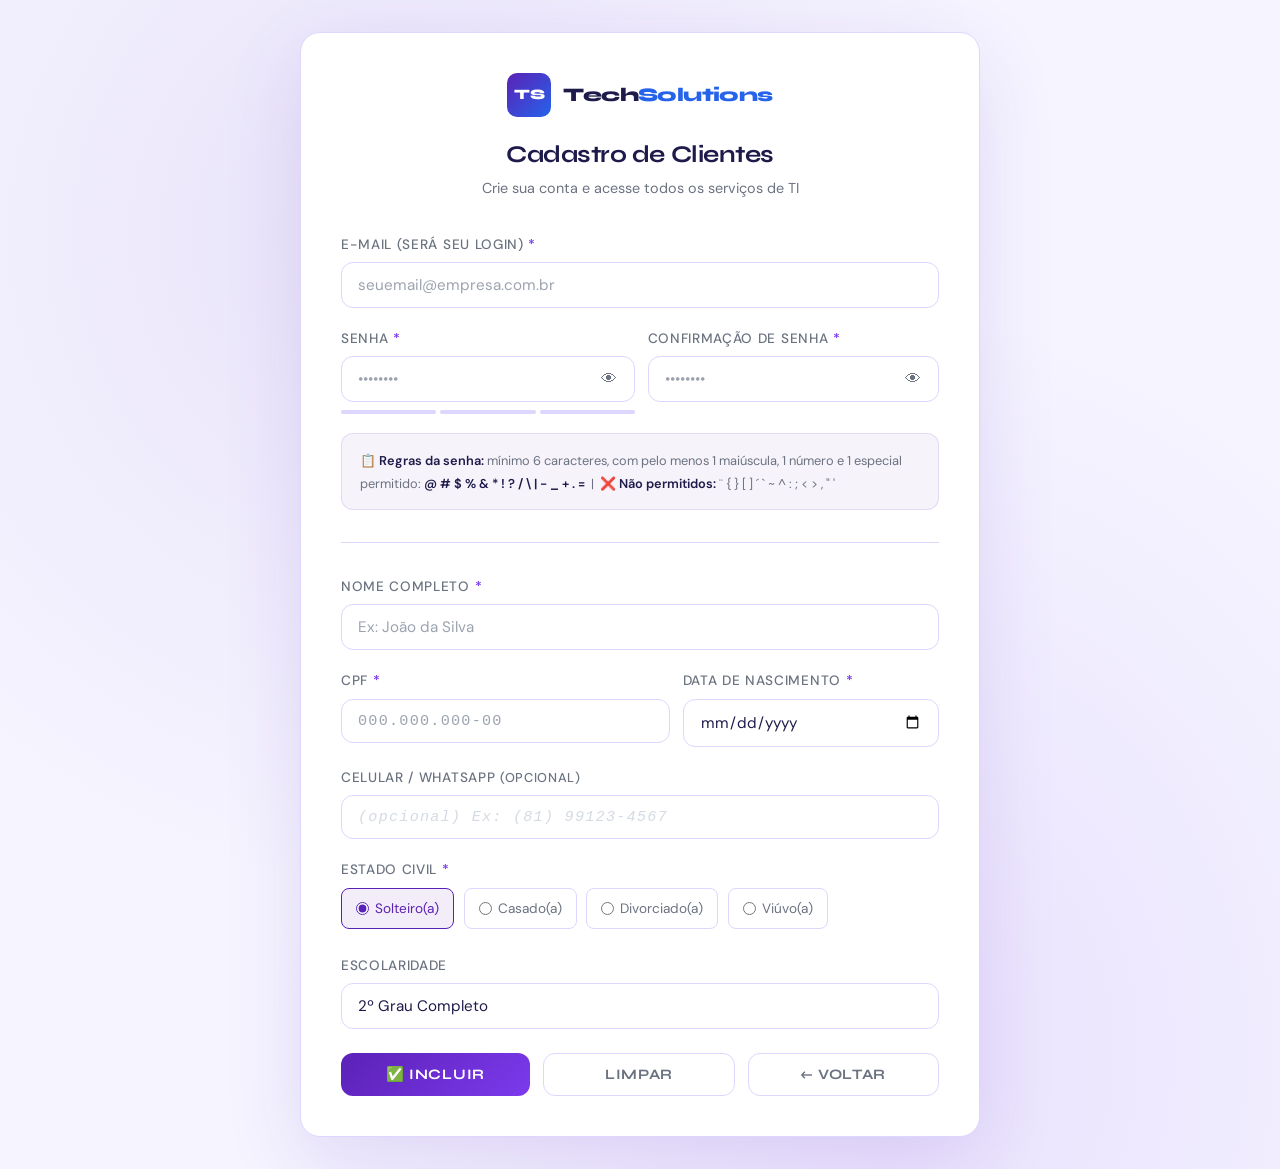
<file: projeto_site/cadastro.html>
<!DOCTYPE html>
<html lang="pt-BR">
<head>
  <meta charset="UTF-8" />
  <meta name="viewport" content="width=device-width, initial-scale=1.0" />
  <title>Cadastro de Clientes – TechSolutions</title>
  <link rel="stylesheet" href="css/style.css" />
  <link rel="stylesheet" href="css/cadastro.css" />
</head>
<body class="pagina-form">

  <div class="form-container largo cadastro-card anim-entrada">

    <header class="form-header">
      <a href="index.html" class="logo">
        <div class="logo-icone">TS</div>
        <span class="logo-texto">Tech<span>Solutions</span></span>
      </a>
      <h1>Cadastro de Clientes</h1>
      <p>Crie sua conta e acesse todos os serviços de TI</p>
    </header>

    <div id="msg-feedback" role="alert" aria-live="polite"></div>

    <main>
      <!-- E-mail / Login -->
      <div class="form-grupo">
        <label for="campo-email">E-mail (será seu login) <strong style="color:var(--cor-acento)">*</strong></label>
        <input type="email" id="campo-email" name="email"
               placeholder="seuemail@empresa.com.br"
               autocomplete="email"
               aria-describedby="erro-email" />
        <span class="erro-campo" id="erro-email" role="alert"></span>
      </div>

      <!-- Linha: Senha e Confirmação -->
      <table class="layout-form" aria-label="Campos de senha">
        <tr>
          <td>
            <div class="form-grupo">
              <label for="campo-senha">Senha <strong style="color:var(--cor-acento)">*</strong></label>
              <div class="senha-wrapper">
                <input type="password" id="campo-senha" name="senha"
                       placeholder="••••••••"
                       autocomplete="new-password"
                       aria-describedby="erro-senha" />
                <button type="button" class="btn-ver-senha" id="btn-ver1" title="Ver/ocultar">👁</button>
              </div>
              <div class="forca-senha" aria-hidden="true">
                <div class="forca-barra" id="barra1"></div>
                <div class="forca-barra" id="barra2"></div>
                <div class="forca-barra" id="barra3"></div>
              </div>
              <span class="forca-texto" id="forca-texto"></span>
              <span class="erro-campo" id="erro-senha" role="alert"></span>
            </div>
          </td>
          <td>
            <div class="form-grupo">
              <label for="campo-confirmacao">Confirmação de Senha <strong style="color:var(--cor-acento)">*</strong></label>
              <div class="senha-wrapper">
                <input type="password" id="campo-confirmacao" name="confirmacao"
                       placeholder="••••••••"
                       autocomplete="new-password"
                       aria-describedby="erro-confirmacao" />
                <button type="button" class="btn-ver-senha" id="btn-ver2" title="Ver/ocultar">👁</button>
              </div>
              <span class="erro-campo" id="erro-confirmacao" role="alert"></span>
            </div>
          </td>
        </tr>
      </table>

      <!-- Campo de saída: instruções sobre a senha -->
      <output id="instrucoes-senha" aria-label="Regras para criação de senha">
        📋 <strong>Regras da senha:</strong> mínimo 6 caracteres, com pelo menos 1 maiúscula, 1 número e 1 especial permitido:
        <strong>@ # $ % &amp; * ! ? / \ | - _ + . =</strong> &nbsp;|&nbsp;
        ❌ <strong>Não permitidos:</strong> ¨ { } [ ] ´ ` ~ ^ : ; &lt; &gt; , " '
      </output>

      <hr />

      <!-- Nome -->
      <div class="form-grupo">
        <label for="campo-nome">Nome Completo <strong style="color:var(--cor-acento)">*</strong></label>
        <input type="text" id="campo-nome" name="nome"
               placeholder="Ex: João da Silva"
               autocomplete="name"
               aria-describedby="erro-nome" />
        <span class="erro-campo" id="erro-nome" role="alert"></span>
      </div>

      <!-- Linha: CPF e Data de Nascimento -->
      <table class="layout-form" aria-label="Campos de CPF e nascimento">
        <tr>
          <td>
            <div class="form-grupo">
              <label for="campo-cpf">CPF <strong style="color:var(--cor-acento)">*</strong></label>
              <input type="text" id="campo-cpf" name="cpf"
                     placeholder="000.000.000-00"
                     maxlength="14"
                     inputmode="numeric"
                     aria-describedby="erro-cpf" />
              <span class="erro-campo" id="erro-cpf" role="alert"></span>
            </div>
          </td>
          <td>
            <div class="form-grupo">
              <label for="campo-nascimento">Data de Nascimento <strong style="color:var(--cor-acento)">*</strong></label>
              <input type="date" id="campo-nascimento" name="nascimento"
                     aria-describedby="erro-nascimento" />
              <span class="erro-campo" id="erro-nascimento" role="alert"></span>
            </div>
          </td>
        </tr>
      </table>

      <!-- Telefone -->
      <div class="form-grupo">
        <label for="campo-telefone">Celular / WhatsApp <span style="color:var(--cor-texto-suave); font-size:0.8rem">(opcional)</span></label>
        <input type="tel" id="campo-telefone" name="telefone"
               placeholder="(opcional) Ex: (81) 99123-4567"
               maxlength="15"
               inputmode="numeric"
               aria-describedby="erro-telefone" />
        <span class="erro-campo" id="erro-telefone" role="alert"></span>
      </div>

      <!-- Estado Civil (radio buttons) -->
      <div class="form-grupo">
        <label>Estado Civil <strong style="color:var(--cor-acento)">*</strong></label>
        <div class="radio-personalizado" id="grupo-estado-civil" role="radiogroup" aria-label="Estado civil">
          <label>
            <input type="radio" name="estado-civil" value="solteiro" checked /> Solteiro(a)
          </label>
          <label>
            <input type="radio" name="estado-civil" value="casado" /> Casado(a)
          </label>
          <label>
            <input type="radio" name="estado-civil" value="divorciado" /> Divorciado(a)
          </label>
          <label>
            <input type="radio" name="estado-civil" value="viuvo" /> Viúvo(a)
          </label>
        </div>
      </div>

      <!-- Escolaridade (select/combo) -->
      <div class="form-grupo">
        <label for="campo-escolaridade">Escolaridade</label>
        <select id="campo-escolaridade" name="escolaridade">
          <option value="1gi">1º Grau Incompleto</option>
          <option value="1gc">1º Grau Completo</option>
          <option value="2gc" selected>2º Grau Completo</option>
          <option value="sup">Nível Superior</option>
          <option value="pos">Pós-Graduado</option>
        </select>
      </div>

      <!-- Botões de ação -->
      <div class="form-acoes">
        <button type="button" class="btn btn-primario" id="btn-incluir">
          ✅ Incluir
        </button>
        <button type="button" class="btn btn-secundario" id="btn-limpar">
          Limpar
        </button>
        <button type="button" class="btn btn-secundario" id="btn-voltar">
          ← Voltar
        </button>
      </div>
    </main>

  </div>

  <script src="js/cadastro.js"></script>
</body>
</html>
</file>
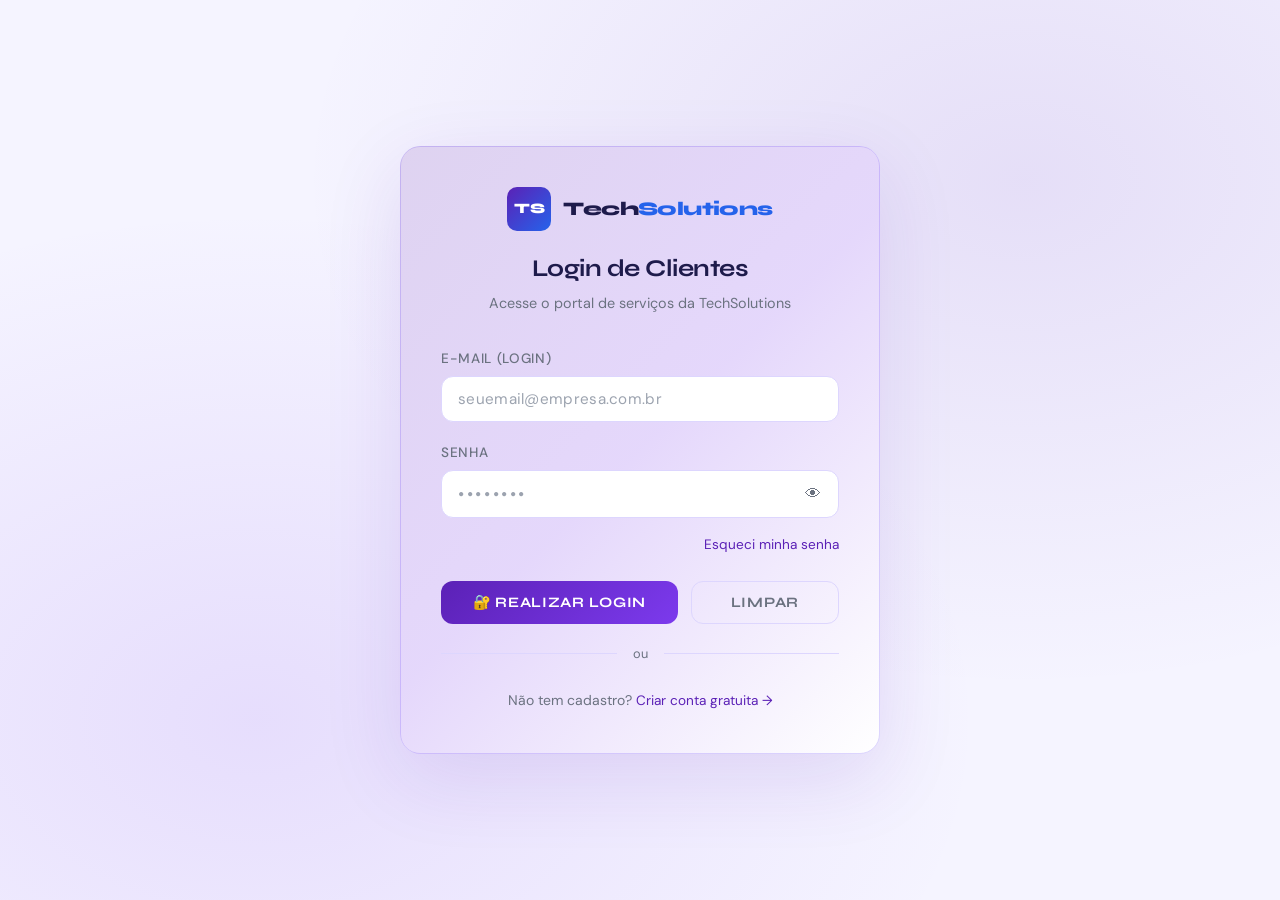
<file: projeto_site/login.html>
<!DOCTYPE html>
<html lang="pt-BR">
<head>
  <meta charset="UTF-8" />
  <meta name="viewport" content="width=device-width, initial-scale=1.0" />
  <title>Login de Clientes – TechSolutions</title>
  <link rel="stylesheet" href="css/style.css" />
  <link rel="stylesheet" href="css/login.css" />
</head>
<body class="pagina-form">

  <div class="form-container login-card anim-entrada">

    <!-- Cabeçalho do formulário com logo -->
    <header class="form-header">
      <a href="index.html" class="logo">
        <div class="logo-icone">TS</div>
        <span class="logo-texto">Tech<span>Solutions</span></span>
      </a>
      <h1>Login de Clientes</h1>
      <p>Acesse o portal de serviços da TechSolutions</p>
    </header>

    <!-- Mensagem de feedback -->
    <div id="msg-feedback" role="alert" aria-live="polite"></div>

    <!-- Formulário de login -->
    <main>
      <div class="form-grupo">
        <label for="campo-login">E-mail (Login)</label>
        <input
          type="email"
          id="campo-login"
          name="login"
          placeholder="seuemail@empresa.com.br"
          autocomplete="email"
          aria-describedby="erro-login"
        />
        <span class="erro-campo" id="erro-login" role="alert"></span>
      </div>

      <div class="form-grupo">
        <label for="campo-senha">Senha</label>
        <div class="senha-wrapper">
          <input
            type="password"
            id="campo-senha"
            name="senha"
            placeholder="••••••••"
            autocomplete="current-password"
            aria-describedby="erro-senha"
          />
          <button
            type="button"
            class="btn-ver-senha"
            id="btn-ver-senha"
            aria-label="Mostrar/ocultar senha"
            title="Mostrar senha">
            👁
          </button>
        </div>
        <span class="erro-campo" id="erro-senha" role="alert"></span>
      </div>

      <div style="text-align:right; margin-top:-0.5rem; margin-bottom: 1.2rem;">
        <a href="troca-senha.html" class="link-inline">Esqueci minha senha</a>
      </div>

      <div class="form-acoes">
        <button type="button" class="btn btn-primario" id="btn-login">
          🔐 Realizar Login
        </button>
        <button type="button" class="btn btn-secundario" id="btn-limpar">
          Limpar
        </button>
      </div>
    </main>

    <div class="separador">ou</div>

    <footer class="form-rodape">
      Não tem cadastro?
      <a href="cadastro.html" class="link-inline">Criar conta gratuita →</a>
    </footer>

  </div>

  <script src="js/login.js"></script>
</body>
</html>
</file>
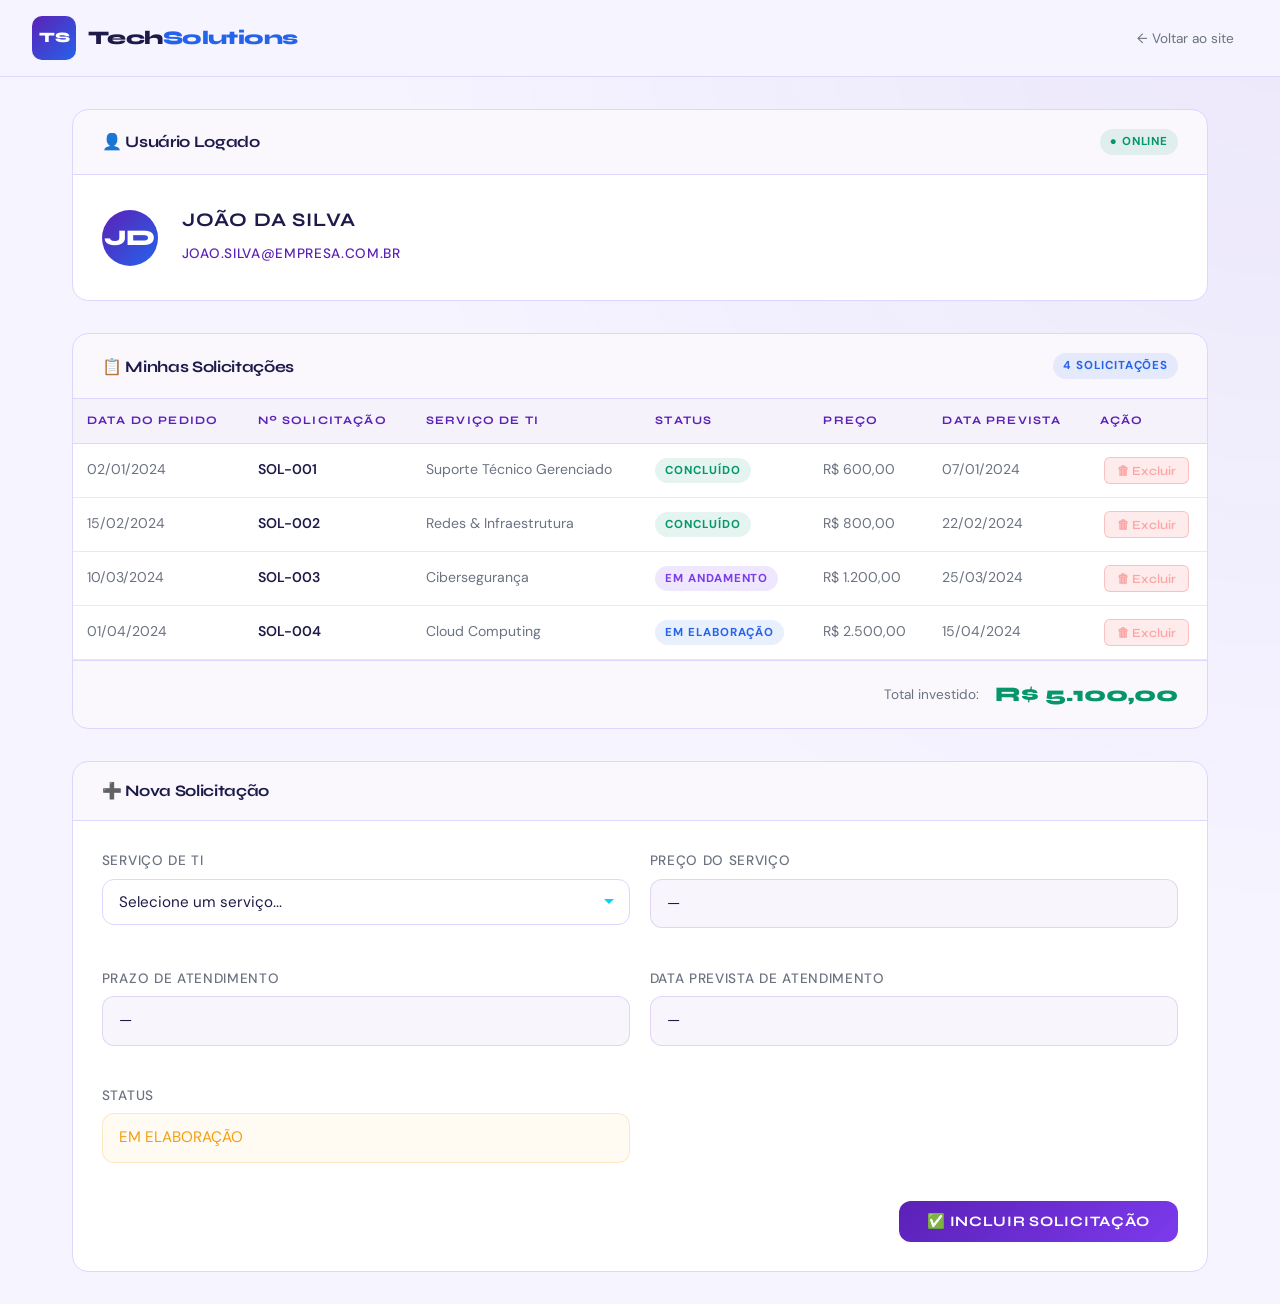
<file: projeto_site/solicitacao.html>
<!DOCTYPE html>
<html lang="pt-BR">
<head>
  <meta charset="UTF-8" />
  <meta name="viewport" content="width=device-width, initial-scale=1.0" />
  <title>Solicitar Serviços de TI – TechSolutions</title>
  <link rel="stylesheet" href="css/style.css" />
  <link rel="stylesheet" href="css/solicitacao.css" />
</head>
<body>

<div class="pagina-solicitacao">

  <!-- ===== HEADER ===== -->
  <header class="sol-header">
    <a href="index.html" class="logo">
      <div class="logo-icone">TS</div>
      <span class="logo-texto">Tech<span>Solutions</span></span>
    </a>
    <nav>
      <a href="index.html">← Voltar ao site</a>
    </nav>
  </header>

  <main class="sol-main">

    <!-- =================== SEÇÃO 1: USUÁRIO LOGADO =================== -->
    <section class="sol-secao" aria-label="Informações do usuário">
      <div class="sol-secao-header">
        <h2>👤 Usuário Logado</h2>
        <span class="badge badge-sucesso">● Online</span>
      </div>
      <div class="sol-secao-body">
        <div class="usuario-grid">
          <div class="usuario-avatar" id="avatar-iniciais">JS</div>
          <div>
            <label id="label-nome">João da Silva</label>
            <label id="label-login">joao.silva@empresa.com.br</label>
          </div>
        </div>
      </div>
    </section>

    <!-- =================== SEÇÃO 2: SOLICITAÇÕES EXISTENTES =================== -->
    <section class="sol-secao" aria-label="Minhas solicitações de TI">
      <div class="sol-secao-header">
        <h2>📋 Minhas Solicitações</h2>
        <span class="badge badge-info" id="contador-badge">4 solicitações</span>
      </div>

      <div style="overflow-x: auto;">
        <table class="tabela-solicitacoes" id="tabela-sol" aria-label="Tabela de solicitações de serviços de TI">
          <thead>
            <tr>
              <th scope="col">Data do Pedido</th>
              <th scope="col">Nº Solicitação</th>
              <th scope="col">Serviço de TI</th>
              <th scope="col">Status</th>
              <th scope="col">Preço</th>
              <th scope="col">Data Prevista</th>
              <th scope="col">Ação</th>
            </tr>
          </thead>
          <tbody id="corpo-tabela">
            <!-- Dados fictícios fixos, ordenados por data crescente -->
            <tr data-id="SOL-001">
              <td>02/01/2024</td>
              <td><strong>SOL-001</strong></td>
              <td>Suporte Técnico Gerenciado</td>
              <td><span class="badge badge-sucesso">CONCLUÍDO</span></td>
              <td>R$ 600,00</td>
              <td>07/01/2024</td>
              <td><button class="btn-excluir" onclick="excluirLinha(this)">🗑 Excluir</button></td>
            </tr>
            <tr data-id="SOL-002">
              <td>15/02/2024</td>
              <td><strong>SOL-002</strong></td>
              <td>Redes &amp; Infraestrutura</td>
              <td><span class="badge badge-sucesso">CONCLUÍDO</span></td>
              <td>R$ 800,00</td>
              <td>22/02/2024</td>
              <td><button class="btn-excluir" onclick="excluirLinha(this)">🗑 Excluir</button></td>
            </tr>
            <tr data-id="SOL-003">
              <td>10/03/2024</td>
              <td><strong>SOL-003</strong></td>
              <td>Cibersegurança</td>
              <td><span class="badge badge-aviso">EM ANDAMENTO</span></td>
              <td>R$ 1.200,00</td>
              <td>25/03/2024</td>
              <td><button class="btn-excluir" onclick="excluirLinha(this)">🗑 Excluir</button></td>
            </tr>
            <tr data-id="SOL-004">
              <td>01/04/2024</td>
              <td><strong>SOL-004</strong></td>
              <td>Cloud Computing</td>
              <td><span class="badge badge-info">EM ELABORAÇÃO</span></td>
              <td>R$ 2.500,00</td>
              <td>15/04/2024</td>
              <td><button class="btn-excluir" onclick="excluirLinha(this)">🗑 Excluir</button></td>
            </tr>
          </tbody>
        </table>
      </div>

      <!-- Total -->
      <div class="total-bar">
        <span class="total-label">Total investido:</span>
        <span class="total-valor" id="total-geral">R$ 5.100,00</span>
      </div>
    </section>

    <!-- =================== SEÇÃO 3: NOVA SOLICITAÇÃO =================== -->
    <section class="sol-secao" aria-label="Nova solicitação de serviço">
      <div class="sol-secao-header">
        <h2>➕ Nova Solicitação</h2>
      </div>
      <div class="sol-secao-body">
        <div class="nova-sol-grid">

          <!-- Serviço de TI (combo box) -->
          <div class="form-grupo">
            <label for="sel-servico">Serviço de TI</label>
            <select id="sel-servico" data-tipo="servico" aria-label="Selecione o serviço de TI">
              <option value="">Selecione um serviço...</option>
              <option value="suporte"  data-preco="600.00"   data-prazo="5">Suporte Técnico Gerenciado</option>
              <option value="redes"    data-preco="800.00"   data-prazo="10">Redes &amp; Infraestrutura</option>
              <option value="cyber"    data-preco="1200.00"  data-prazo="15">Cibersegurança</option>
              <option value="cloud"    data-preco="2500.00"  data-prazo="14">Cloud Computing</option>
              <option value="dev"      data-preco="5000.00"  data-prazo="30">Desenvolvimento de Sistemas</option>
              <option value="ia"       data-preco="3800.00"  data-prazo="21">Inteligência Artificial</option>
            </select>
          </div>

          <!-- Preço (label/output) -->
          <div class="form-grupo">
            <label>Preço do Serviço</label>
            <output id="label-preco" class="campo-saida" aria-live="polite">—</output>
          </div>

          <!-- Prazo de atendimento -->
          <div class="form-grupo">
            <label>Prazo de Atendimento</label>
            <output id="label-prazo" class="campo-saida" aria-live="polite">—</output>
          </div>

          <!-- Data prevista de atendimento -->
          <div class="form-grupo">
            <label>Data Prevista de Atendimento</label>
            <output id="label-data-prev" class="campo-saida" aria-live="polite">—</output>
          </div>

          <!-- Status -->
          <div class="form-grupo">
            <label>Status</label>
            <output id="label-status" class="campo-saida status-elaboracao">EM ELABORAÇÃO</output>
          </div>

          <!-- Mensagem de erro -->
          <div id="sol-msg" style="display:none; grid-column: span 2;"></div>

          <!-- Botão Incluir -->
          <div id="btn-incluir-sol" style="display:flex; justify-content:flex-end;">
            <button type="button" class="btn btn-primario" id="btn-add-sol">
              ✅ Incluir Solicitação
            </button>
          </div>

        </div>
      </div>
    </section>

  </main>
</div>

<script src="js/solicitacao.js"></script>

</body>
</html>
</file>
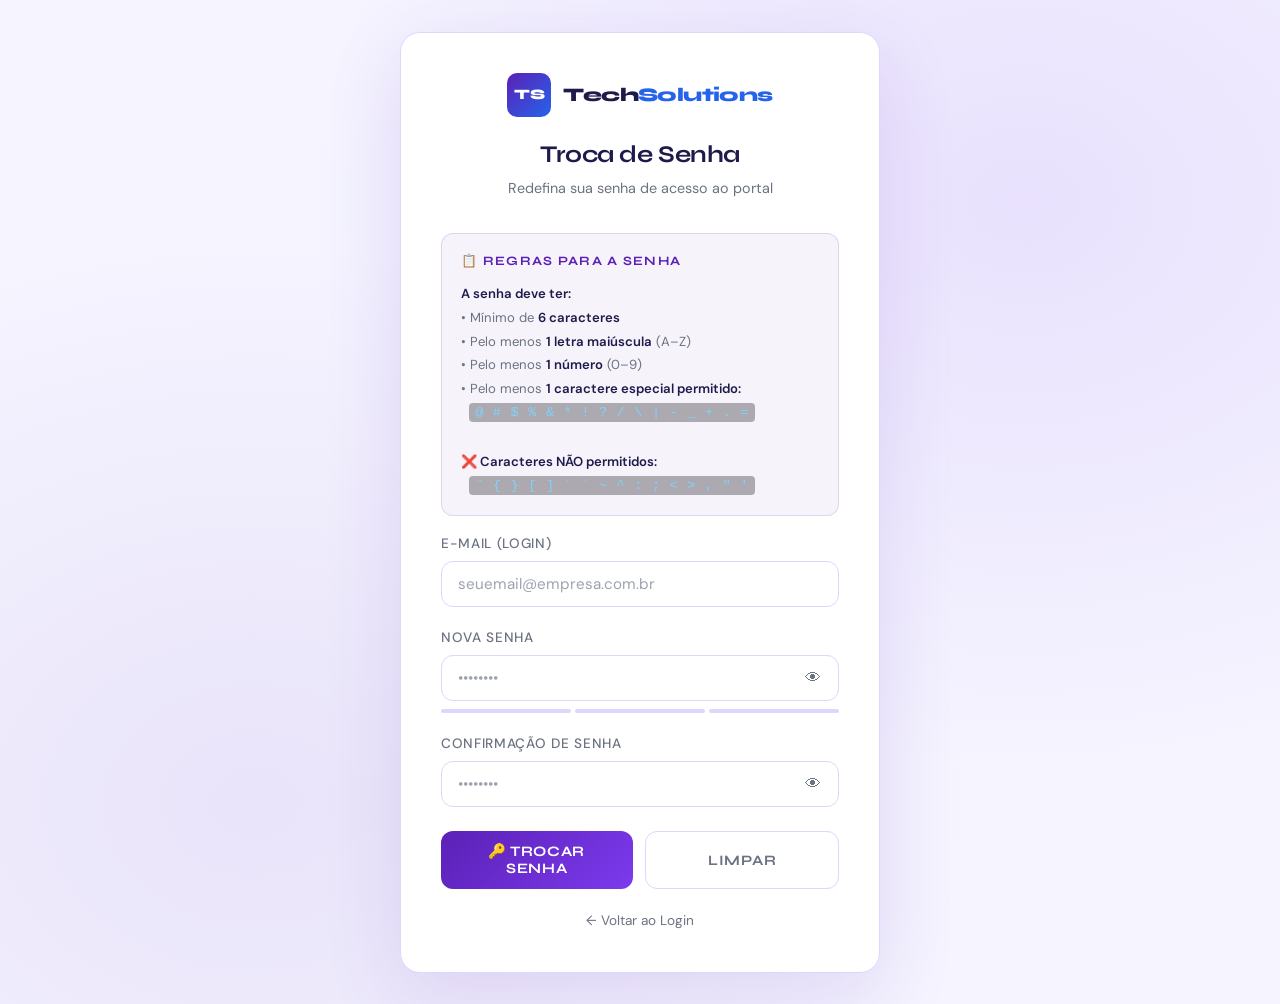
<file: projeto_site/troca-senha.html>
<!DOCTYPE html>
<html lang="pt-BR">
<head>
  <meta charset="UTF-8" />
  <meta name="viewport" content="width=device-width, initial-scale=1.0" />
  <title>Troca de Senha – TechSolutions</title>
  <link rel="stylesheet" href="css/style.css" />
  <link rel="stylesheet" href="css/troca-senha.css" />
</head>
<body class="pagina-form">

  <div class="form-container anim-entrada">

    <header class="form-header">
      <a href="index.html" class="logo">
        <div class="logo-icone">TS</div>
        <span class="logo-texto">Tech<span>Solutions</span></span>
      </a>
      <h1>Troca de Senha</h1>
      <p>Redefina sua senha de acesso ao portal</p>
    </header>

    <div id="msg-feedback" role="alert" aria-live="polite"></div>

    <!-- Campo de saída: instruções sobre a senha -->
    <output id="instrucoes-senha" aria-label="Regras para criação de senha">
      <span class="instrucoes-titulo">📋 Regras para a senha</span>
      <strong>A senha deve ter:</strong><br>
      • Mínimo de <strong>6 caracteres</strong><br>
      • Pelo menos <strong>1 letra maiúscula</strong> (A–Z)<br>
      • Pelo menos <strong>1 número</strong> (0–9)<br>
      • Pelo menos <strong>1 caractere especial permitido:</strong><br>
      &nbsp;&nbsp;<code>@ # $ % &amp; * ! ? / \ | - _ + . =</code><br><br>
      <strong>❌ Caracteres NÃO permitidos:</strong><br>
      &nbsp;&nbsp;<code>¨ { } [ ] ´ ` ~ ^ : ; &lt; &gt; , " '</code>
    </output>

    <main>
      <div class="form-grupo">
        <label for="campo-login">E-mail (Login)</label>
        <input
          type="email"
          id="campo-login"
          name="login"
          placeholder="seuemail@empresa.com.br"
          autocomplete="email"
          aria-describedby="erro-login"
        />
        <span class="erro-campo" id="erro-login" role="alert"></span>
      </div>

      <div class="form-grupo">
        <label for="campo-senha">Nova Senha</label>
        <div class="senha-wrapper">
          <input
            type="password"
            id="campo-senha"
            name="senha"
            placeholder="••••••••"
            autocomplete="new-password"
            aria-describedby="erro-senha"
          />
          <button type="button" class="btn-ver-senha" id="btn-ver1" title="Mostrar/ocultar">👁</button>
        </div>
        <div class="forca-senha" id="forca-barras" aria-hidden="true">
          <div class="forca-barra" id="barra1"></div>
          <div class="forca-barra" id="barra2"></div>
          <div class="forca-barra" id="barra3"></div>
        </div>
        <span class="forca-texto" id="forca-texto"></span>
        <span class="erro-campo" id="erro-senha" role="alert"></span>
      </div>

      <div class="form-grupo">
        <label for="campo-confirmacao">Confirmação de Senha</label>
        <div class="senha-wrapper">
          <input
            type="password"
            id="campo-confirmacao"
            name="confirmacao"
            placeholder="••••••••"
            autocomplete="new-password"
            aria-describedby="erro-confirmacao"
          />
          <button type="button" class="btn-ver-senha" id="btn-ver2" title="Mostrar/ocultar">👁</button>
        </div>
        <span class="erro-campo" id="erro-confirmacao" role="alert"></span>
      </div>

      <div class="form-acoes">
        <button type="button" class="btn btn-primario" id="btn-trocar">
          🔑 Trocar Senha
        </button>
        <button type="button" class="btn btn-secundario" id="btn-limpar">
          Limpar
        </button>
      </div>
    </main>

    <footer class="form-rodape" style="margin-top:1.2rem;">
      <a href="login.html" style="color:var(--cor-texto-suave); font-size:0.85rem;">← Voltar ao Login</a>
    </footer>

  </div>

  <script src="js/troca-senha.js"></script>
</body>
</html>
</file>
<file: projeto_site/css/style.css>
/* ==========================================
   TECHSOLUTIONS - ESTILOS GLOBAIS
   ========================================== */

@import url('https://fonts.googleapis.com/css2?family=Syne:wght@400;600;700;800&family=DM+Sans:ital,wght@0,300;0,400;0,500;1,300&display=swap');

/* --- Variáveis CSS --- */
:root {
  --cor-fundo: #f5f4ff;
  --cor-fundo2: #ede9fe;
  --cor-card: #ffffff;
  --cor-primaria: #5b21b6;
  --cor-secundaria: #2563eb;
  --cor-acento: #7c3aed;
  --cor-texto: #1e1b4b;
  --cor-texto-suave: #6b7280;
  --cor-borda: #ddd6fe;
  --cor-sucesso: #059669;
  --cor-erro: #dc2626;
  --fonte-titulo: 'Syne', sans-serif;
  --fonte-corpo: 'DM Sans', sans-serif;
  --sombra: 0 4px 24px rgba(91, 33, 182, 0.08);
  --sombra-forte: 0 8px 40px rgba(91, 33, 182, 0.16);
  --raio: 12px;
  --transicao: all 0.3s cubic-bezier(0.4, 0, 0.2, 1);
}

* { margin: 0; padding: 0; box-sizing: border-box; }
html { scroll-behavior: smooth; }

body {
  background-color: var(--cor-fundo);
  color: var(--cor-texto);
  font-family: var(--fonte-corpo);
  font-size: 16px;
  line-height: 1.7;
  min-height: 100vh;
}

h1, h2, h3, h4, h5, h6 {
  font-family: var(--fonte-titulo);
  font-weight: 700;
  line-height: 1.2;
  letter-spacing: -0.02em;
  color: var(--cor-texto);
}

h1 { font-size: clamp(2rem, 5vw, 3.5rem); }
h2 { font-size: clamp(1.5rem, 3vw, 2.5rem); }
h3 { font-size: clamp(1.2rem, 2vw, 1.8rem); }
h4 { font-size: 1.2rem; }

p { margin-bottom: 1rem; color: var(--cor-texto-suave); }
strong { color: var(--cor-texto); font-weight: 600; }
em { color: var(--cor-primaria); font-style: italic; }
abbr { text-decoration: underline dotted var(--cor-primaria); cursor: help; }
mark { background: rgba(91,33,182,0.12); color: var(--cor-primaria); padding: 0 4px; border-radius: 4px; }

a { color: var(--cor-primaria); text-decoration: none; transition: var(--transicao); }
a:hover { color: var(--cor-secundaria); }

ul, ol { padding-left: 1.5rem; }
li { margin-bottom: 0.4rem; color: var(--cor-texto-suave); }

input[type="text"], input[type="email"], input[type="password"],
input[type="tel"], input[type="date"], select, textarea {
  width: 100%;
  padding: 12px 16px;
  background: #fff;
  border: 1.5px solid var(--cor-borda);
  border-radius: var(--raio);
  color: var(--cor-texto);
  font-family: var(--fonte-corpo);
  font-size: 0.95rem;
  transition: var(--transicao);
  outline: none;
  appearance: none;
}

input:focus, select:focus, textarea:focus {
  border-color: var(--cor-primaria);
  box-shadow: 0 0 0 3px rgba(91, 33, 182, 0.12);
}

input::placeholder { color: #9ca3af; opacity: 1; }
select option { background: #fff; color: var(--cor-texto); }

label {
  display: block;
  margin-bottom: 6px;
  font-size: 0.85rem;
  font-weight: 500;
  color: var(--cor-texto-suave);
  text-transform: uppercase;
  letter-spacing: 0.05em;
}

.btn {
  display: inline-flex;
  align-items: center;
  gap: 8px;
  padding: 12px 28px;
  border: none;
  border-radius: var(--raio);
  font-family: var(--fonte-titulo);
  font-size: 0.9rem;
  font-weight: 700;
  letter-spacing: 0.05em;
  text-transform: uppercase;
  cursor: pointer;
  transition: var(--transicao);
}

.btn-primario { background: linear-gradient(135deg, var(--cor-primaria), var(--cor-acento)); color: #fff; }
.btn-primario:hover { transform: translateY(-2px); box-shadow: 0 8px 24px rgba(91,33,182,0.35); }

.btn-secundario { background: transparent; color: var(--cor-texto-suave); border: 1.5px solid var(--cor-borda); }
.btn-secundario:hover { border-color: var(--cor-primaria); color: var(--cor-primaria); transform: translateY(-2px); }

.btn-acento { background: linear-gradient(135deg, var(--cor-secundaria), #1d4ed8); color: #fff; }
.btn-acento:hover { transform: translateY(-2px); box-shadow: 0 8px 24px rgba(37,99,235,0.35); }

.card {
  background: var(--cor-card);
  border: 1px solid var(--cor-borda);
  border-radius: var(--raio);
  padding: 2rem;
  box-shadow: var(--sombra);
  transition: var(--transicao);
}
.card:hover { border-color: rgba(91,33,182,0.3); box-shadow: var(--sombra-forte); transform: translateY(-2px); }

table { width: 100%; border-collapse: collapse; font-size: 0.9rem; }
thead tr { background: rgba(91,33,182,0.06); }
th { padding: 14px 16px; text-align: left; font-family: var(--fonte-titulo); font-size: 0.75rem; text-transform: uppercase; letter-spacing: 0.1em; color: var(--cor-primaria); border-bottom: 1px solid var(--cor-borda); }
td { padding: 14px 16px; border-bottom: 1px solid rgba(221,214,254,0.6); color: var(--cor-texto-suave); }
tbody tr:hover { background: rgba(91,33,182,0.03); }

.logo { display: flex; align-items: center; gap: 12px; text-decoration: none; }
.logo-icone {
  width: 44px; height: 44px;
  background: linear-gradient(135deg, var(--cor-primaria), var(--cor-secundaria));
  border-radius: 10px;
  display: flex; align-items: center; justify-content: center;
  font-family: var(--fonte-titulo); font-weight: 800; color: #fff; font-size: 0.9rem;
  flex-shrink: 0;
}
.logo-texto { font-family: var(--fonte-titulo); font-weight: 800; font-size: 1.2rem; color: var(--cor-texto); letter-spacing: -0.03em; }
.logo-texto span { color: var(--cor-secundaria); }

.badge { display: inline-block; padding: 3px 10px; border-radius: 20px; font-size: 0.72rem; font-weight: 700; text-transform: uppercase; letter-spacing: 0.08em; }
.badge-info    { background: rgba(37,99,235,0.1);   color: var(--cor-secundaria); }
.badge-sucesso { background: rgba(5,150,105,0.1);   color: var(--cor-sucesso); }
.badge-aviso   { background: rgba(124,58,237,0.12); color: var(--cor-acento); }

.msg-erro    { background: rgba(220,38,38,0.07); border: 1px solid rgba(220,38,38,0.25); color: #b91c1c; padding: 12px 16px; border-radius: var(--raio); font-size: 0.9rem; margin-top: 8px; }
.msg-sucesso { background: rgba(5,150,105,0.08); border: 1px solid rgba(5,150,105,0.25); color: #065f46; padding: 12px 16px; border-radius: var(--raio); font-size: 0.9rem; margin-top: 8px; }
.msg-info    { background: rgba(91,33,182,0.06);  border: 1px solid rgba(91,33,182,0.15); color: var(--cor-texto-suave); padding: 12px 16px; border-radius: var(--raio); font-size: 0.85rem; }

hr { border: none; border-top: 1px solid var(--cor-borda); margin: 2rem 0; }

::-webkit-scrollbar { width: 8px; }
::-webkit-scrollbar-track { background: var(--cor-fundo); }
::-webkit-scrollbar-thumb { background: #c4b5fd; border-radius: 4px; }
::-webkit-scrollbar-thumb:hover { background: var(--cor-primaria); }

.container { max-width: 1200px; margin: 0 auto; padding: 0 2rem; }
.text-center { text-align: center; }
.text-primario { color: var(--cor-primaria); }
.text-suave { color: var(--cor-texto-suave); }
.flex { display: flex; }
.flex-center { display: flex; align-items: center; justify-content: center; }
.gap-1{gap:.5rem}.gap-2{gap:1rem}.gap-3{gap:1.5rem}
.mt-1{margin-top:.5rem}.mt-2{margin-top:1rem}.mt-3{margin-top:1.5rem}.mt-4{margin-top:2rem}
.mb-1{margin-bottom:.5rem}.mb-2{margin-bottom:1rem}.mb-3{margin-bottom:1.5rem}.mb-4{margin-bottom:2rem}

@keyframes fadeInUp { from{opacity:0;transform:translateY(24px)} to{opacity:1;transform:translateY(0)} }
@keyframes glow { 0%,100%{box-shadow:0 0 20px rgba(91,33,182,0.15)} 50%{box-shadow:0 0 40px rgba(91,33,182,0.3)} }
.anim-entrada { animation: fadeInUp 0.6s ease both; }

.pagina-form {
  min-height: 100vh;
  display: flex; flex-direction: column; align-items: center; justify-content: center;
  padding: 2rem;
  background: linear-gradient(135deg, #f5f4ff 0%, #ede9fe 50%, #dbeafe 100%);
}

.form-container {
  background: #fff;
  border: 1px solid var(--cor-borda);
  border-radius: 20px;
  padding: 2.5rem;
  width: 100%; max-width: 480px;
  box-shadow: 0 24px 80px rgba(91,33,182,0.12);
  animation: fadeInUp 0.5s ease both;
}

.form-container.largo { max-width: 680px; }

.form-header { text-align: center; margin-bottom: 2rem; }
.form-header .logo { justify-content: center; margin-bottom: 1.5rem; }
.form-header h1 { font-size: 1.5rem; margin-bottom: 0.4rem; }
.form-header p { font-size: 0.9rem; margin: 0; }

.form-grupo { margin-bottom: 1.2rem; }
.form-linha { display: grid; grid-template-columns: 1fr 1fr; gap: 1rem; }
.form-acoes { display: flex; gap: 0.8rem; margin-top: 1.5rem; }
.form-acoes .btn { flex: 1; justify-content: center; }
.form-rodape { text-align: center; margin-top: 1.5rem; font-size: 0.875rem; color: var(--cor-texto-suave); }

.campo-invalido { border-color: var(--cor-erro) !important; box-shadow: 0 0 0 3px rgba(220,38,38,0.1) !important; }
.erro-campo { color: #b91c1c; font-size: 0.78rem; margin-top: 4px; display: none; }

.radio-personalizado { display: flex; flex-wrap: wrap; gap: 0.6rem; margin-top: 0.4rem; }
.radio-personalizado label {
  display: flex; align-items: center; gap: 6px;
  padding: 8px 14px; border: 1.5px solid var(--cor-borda); border-radius: 8px;
  cursor: pointer; font-size: 0.85rem; font-weight: 400; text-transform: none; letter-spacing: 0;
  color: var(--cor-texto-suave); transition: var(--transicao);
}
.radio-personalizado input[type="radio"] { width: auto; accent-color: var(--cor-primaria); }
.radio-personalizado label:has(input:checked) { border-color: var(--cor-primaria); background: rgba(91,33,182,0.06); color: var(--cor-primaria); }

@media (max-width:600px) {
  .form-linha { grid-template-columns: 1fr; }
  .form-acoes { flex-direction: column; }
  .radio-personalizado { flex-direction: column; }
}
</file>
<file: projeto_site/css/cadastro.css>
/* Estilos internos da página de cadastro */
body.pagina-form {
  background:
    radial-gradient(ellipse at 30% 20%, rgba(91,33,182,0.08) 0%, transparent 50%),
    radial-gradient(ellipse at 70% 90%, rgba(124,58,237,0.1) 0%, transparent 50%),
    var(--cor-fundo);
  padding: 2rem;
  align-items: flex-start;
}

/* Seletor de classe: formulário largo para cadastro */
.form-container.cadastro-card {
  margin: 0 auto;
}

/* Seletor de id para instruções de senha */
#instrucoes-senha {
  background: rgba(91,33,182,0.05);
  border: 1px solid rgba(91,33,182,0.12);
  border-radius: var(--raio);
  padding: 0.9rem 1.1rem;
  font-size: 0.8rem;
  color: var(--cor-texto-suave);
  line-height: 1.8;
  width: 100%;
  box-sizing: border-box;
}

/* Seletor de tipo: output como bloco */
output#instrucoes-senha {
  display: block;
  margin-bottom: 1rem;
}

/* Seletor de atributo: inputs com maxlength (CPF, tel) */
input[maxlength] {
  font-family: 'Courier New', monospace;
  letter-spacing: 0.08em;
}

/* Sobrescrita: input de data */
input[type="date"] {
  font-family: var(--fonte-corpo);
  letter-spacing: 0;
  cursor: pointer;
}

input[type="date"]::-webkit-calendar-picker-indicator {
  cursor: pointer;
}

/* Seletor de pseudo-classe: campos opcionais com placeholder diferente */
input[placeholder*="opcional"]::placeholder {
  color: rgba(148, 163, 184, 0.4);
  font-style: italic;
}

/* Rádio personalizado */
.radio-personalizado {
  display: flex;
  flex-wrap: wrap;
  gap: 0.6rem;
  margin-top: 0.4rem;
}

.radio-personalizado label {
  display: flex;
  align-items: center;
  gap: 6px;
  padding: 8px 14px;
  border: 1.5px solid var(--cor-borda);
  border-radius: 8px;
  cursor: pointer;
  font-size: 0.85rem;
  font-weight: 400;
  text-transform: none;
  letter-spacing: 0;
  color: var(--cor-texto-suave);
  transition: var(--transicao);
}

.radio-personalizado input[type="radio"] {
  width: auto;
  accent-color: var(--cor-primaria);
}

.radio-personalizado label:has(input:checked) {
  border-color: var(--cor-primaria);
  background: rgba(91,33,182,0.08);
  color: var(--cor-primaria);
}

#msg-feedback { display: none; margin-bottom: 1.2rem; }

.senha-wrapper { position: relative; }
.senha-wrapper input { padding-right: 48px; }
.btn-ver-senha {
  position: absolute; right: 14px; top: 50%;
  transform: translateY(-50%);
  background: none; border: none;
  color: var(--cor-texto-suave); cursor: pointer;
  font-size: 1rem; padding: 4px;
  transition: var(--transicao);
}
.btn-ver-senha:hover { color: var(--cor-primaria); }

/* Tabela usada para organizar campos de uma linha no cadastro */
table.layout-form {
  width: 100%;
  border-collapse: separate;
  border-spacing: 0 0;
}

table.layout-form td {
  padding: 0;
  border: none;
  vertical-align: top;
}

table.layout-form td:first-child {
  padding-right: 0.8rem;
}

/* Indicador de força */
.forca-senha { display: flex; gap: 4px; margin-top: 8px; }
.forca-barra { flex: 1; height: 4px; border-radius: 2px; background: var(--cor-borda); transition: var(--transicao); }
.forca-barra.ativa-fraca  { background: var(--cor-erro); }
.forca-barra.ativa-media  { background: #f59e0b; }
.forca-barra.ativa-forte  { background: var(--cor-sucesso); }
.forca-texto { font-size: 0.75rem; color: var(--cor-texto-suave); margin-top: 4px; }

@media (max-width: 600px) {
  table.layout-form tr { display: flex; flex-direction: column; }
  table.layout-form td:first-child { padding-right: 0; }
}
</file>
<file: projeto_site/css/login.css>
/* Seletores de tipo e id específicos da página de login */
body.pagina-form {
  background: radial-gradient(ellipse at 20% 80%, rgba(124,58,237,0.12) 0%, transparent 50%),
              radial-gradient(ellipse at 80% 20%, rgba(91,33,182,0.1) 0%, transparent 50%),
              var(--cor-fundo);
}

/* Acumulação de estilos: card base + personalização login */
.form-container.login-card {
  position: relative;
}

.form-container.login-card::before {
  content: '';
  position: absolute;
  inset: -1px;
  border-radius: 21px;
  background: linear-gradient(135deg, rgba(91,33,182,0.2), rgba(124,58,237,0.2), transparent);
  z-index: -1;
}

/* Seletor de atributo: inputs com type=email ou type=password */
input[type="email"],
input[type="password"] {
  letter-spacing: 0.02em;
}

input[type="password"] {
  font-size: 1.1rem;
  letter-spacing: 0.15em;
}

/* Wrapper de senha com botão de visibilidade */
.senha-wrapper {
  position: relative;
}

.senha-wrapper input {
  padding-right: 48px;
}

.btn-ver-senha {
  position: absolute;
  right: 14px;
  top: 50%;
  transform: translateY(-50%);
  background: none;
  border: none;
  color: var(--cor-texto-suave);
  cursor: pointer;
  font-size: 1rem;
  padding: 4px;
  transition: var(--transicao);
}

.btn-ver-senha:hover { color: var(--cor-primaria); }

/* Link estilizado inline */
.link-inline {
  color: var(--cor-primaria);
  font-size: 0.85rem;
  transition: var(--transicao);
}

.link-inline:hover { text-decoration: underline; }

/* Mensagem de feedback no topo do form */
#msg-feedback {
  display: none;
  margin-bottom: 1.2rem;
}

/* Sobrescrita: botão primário dentro do form-acoes fica mais largo */
.form-acoes .btn-primario {
  flex: 2;
}

/* Separador estilizado */
.separador {
  display: flex;
  align-items: center;
  gap: 1rem;
  margin: 1.2rem 0;
  color: var(--cor-texto-suave);
  font-size: 0.8rem;
}

.separador::before,
.separador::after {
  content: '';
  flex: 1;
  height: 1px;
  background: var(--cor-borda);
}
</file>
<file: projeto_site/css/solicitacao.css>
/* ============ ESTILOS INTERNOS – SOLICITAÇÃO ============ */

/* Layout principal */
body {
  overflow-y: auto; /* Controle de barra de rolagem automática */
}

.pagina-solicitacao {
  min-height: 100vh;
  background:
    radial-gradient(ellipse at top right, rgba(91,33,182,0.06) 0%, transparent 50%),
    var(--cor-fundo);
}

/* --- Header compacto da página --- */
.sol-header {
  background: rgba(245,244,255,0.97);
  backdrop-filter: blur(20px);
  border-bottom: 1px solid var(--cor-borda);
  padding: 1rem 2rem;
  display: flex;
  align-items: center;
  justify-content: space-between;
  position: sticky;
  top: 0;
  z-index: 50;
}

.sol-header nav a {
  font-size: 0.85rem;
  color: var(--cor-texto-suave);
  padding: 6px 14px;
  border-radius: 6px;
  transition: var(--transicao);
}

.sol-header nav a:hover { color: var(--cor-texto); background: rgba(255,255,255,0.05); }

/* --- Conteúdo principal --- */
.sol-main {
  max-width: 1200px;
  margin: 0 auto;
  padding: 2rem;
  display: flex;
  flex-direction: column;
  gap: 2rem;
}

/* --- Seções da página --- */
.sol-secao {
  background: var(--cor-card);
  border: 1px solid var(--cor-borda);
  border-radius: 16px;
  overflow: hidden;
}

.sol-secao-header {
  padding: 1.2rem 1.8rem;
  border-bottom: 1px solid var(--cor-borda);
  display: flex;
  align-items: center;
  justify-content: space-between;
  background: rgba(91,33,182,0.03);
}

.sol-secao-header h2 {
  font-size: 1rem;
  font-weight: 700;
  display: flex;
  align-items: center;
  gap: 8px;
}

.sol-secao-body {
  padding: 1.8rem;
}

/* --- Seção 1: Usuário logado --- */
.usuario-grid {
  display: flex;
  align-items: center;
  gap: 1.5rem;
}

.usuario-avatar {
  width: 56px;
  height: 56px;
  border-radius: 50%;
  background: linear-gradient(135deg, var(--cor-primaria), var(--cor-secundaria));
  display: flex;
  align-items: center;
  justify-content: center;
  font-family: var(--fonte-titulo);
  font-weight: 800;
  font-size: 1.4rem;
  color: #fff;
  flex-shrink: 0;
}

/* Seletor de id para labels de usuário */
#label-nome, #label-login {
  display: block;
}

#label-nome {
  font-family: var(--fonte-titulo);
  font-size: 1.2rem;
  font-weight: 700;
  color: var(--cor-texto);
}

#label-login {
  font-size: 0.85rem;
  color: var(--cor-primaria);
  margin-top: 2px;
}

/* --- Tabela de solicitações --- */
.tabela-solicitacoes {
  width: 100%;
  border-collapse: collapse;
  font-size: 0.88rem;
}

.tabela-solicitacoes thead tr {
  background: rgba(91,33,182,0.06);
}

.tabela-solicitacoes th {
  padding: 12px 14px;
  font-size: 0.72rem;
  white-space: nowrap;
}

.tabela-solicitacoes td {
  padding: 13px 14px;
  white-space: nowrap;
}

/* Seletor de pseudo-classe: última coluna (botão excluir) */
.tabela-solicitacoes td:last-child {
  text-align: center;
}

.btn-excluir {
  background: rgba(239,68,68,0.1);
  border: 1px solid rgba(239,68,68,0.25);
  color: #fca5a5;
  padding: 5px 12px;
  border-radius: 6px;
  font-size: 0.78rem;
  font-weight: 600;
  cursor: pointer;
  transition: var(--transicao);
  font-family: var(--fonte-titulo);
}

.btn-excluir:hover {
  background: rgba(239,68,68,0.25);
  border-color: rgba(239,68,68,0.5);
}

/* Linha com animação de remoção */
.linha-removida {
  animation: fadeOut 0.3s ease forwards;
}

@keyframes fadeOut {
  to { opacity: 0; transform: translateX(-10px); }
}

.tabela-vazia {
  text-align: center;
  padding: 2rem !important;
  color: var(--cor-texto-suave);
  font-style: italic;
}

/* Total do carrinho */
.total-bar {
  display: flex;
  justify-content: flex-end;
  align-items: center;
  gap: 1rem;
  padding: 1rem 1.8rem;
  border-top: 1px solid var(--cor-borda);
  background: rgba(91,33,182,0.03);
}

.total-label { font-size: 0.85rem; color: var(--cor-texto-suave); }
.total-valor {
  font-family: var(--fonte-titulo);
  font-size: 1.3rem;
  font-weight: 800;
  color: var(--cor-sucesso);
}

/* --- Seção 3: Formulário de nova solicitação --- */
.nova-sol-grid {
  display: grid;
  grid-template-columns: 1fr 1fr;
  gap: 1.2rem;
}

/* Seletor de atributo: select com data-tipo */
select[data-tipo="servico"] {
  background-image: url("data:image/svg+xml,%3Csvg xmlns='http://www.w3.org/2000/svg' width='12' height='12' viewBox='0 0 12 12'%3E%3Cpath fill='%2300d4ff' d='M6 8L1 3h10z'/%3E%3C/svg%3E");
  background-repeat: no-repeat;
  background-position: right 14px center;
  padding-right: 40px;
}

/* Campos de saída (labels de preço, prazo, data, status) */
.campo-saida {
  background: rgba(91,33,182,0.04);
  border: 1.5px solid rgba(91,33,182,0.15);
  border-radius: var(--raio);
  padding: 11px 16px;
  font-size: 0.95rem;
  color: var(--cor-texto);
  min-height: 46px;
  display: flex;
  align-items: center;
}

/* Seletor de classe: destaque em campo-saida com valor */
.campo-saida.com-valor {
  color: var(--cor-primaria);
  font-weight: 600;
}

/* Status em elaboração */
.campo-saida.status-elaboracao {
  color: #f59e0b;
  background: rgba(245,158,11,0.05);
  border-color: rgba(245,158,11,0.2);
}

/* Botão de incluir solicitação */
#btn-incluir-sol {
  grid-column: span 2;
}

/* Responsivo */
@media (max-width: 768px) {
  .nova-sol-grid { grid-template-columns: 1fr; }
  #btn-incluir-sol { grid-column: span 1; }
  .tabela-solicitacoes { font-size: 0.78rem; }
  .tabela-solicitacoes th, .tabela-solicitacoes td { padding: 10px 8px; }
}
</file>
<file: projeto_site/css/troca-senha.css>
/* Estilos internos: acumulação com style.css */
body.pagina-form {
  background:
    radial-gradient(ellipse at 80% 20%, rgba(124,58,237,0.1) 0%, transparent 50%),
    radial-gradient(ellipse at 20% 80%, rgba(91,33,182,0.08) 0%, transparent 50%),
    var(--cor-fundo);
}

/* Seletor de id para o campo de instruções */
#instrucoes-senha {
  display: block;
  width: 100%;
  box-sizing: border-box;
  background: rgba(91,33,182,0.05);
  border: 1px solid rgba(91,33,182,0.15);
  border-radius: var(--raio);
  padding: 1rem 1.2rem;
  font-size: 0.82rem;
  color: var(--cor-texto-suave);
  line-height: 1.8;
  margin-bottom: 1rem;
}

/* Seletor de classe para título dentro das instruções */
#instrucoes-senha .instrucoes-titulo {
  font-family: var(--fonte-titulo);
  font-size: 0.8rem;
  font-weight: 700;
  text-transform: uppercase;
  letter-spacing: 0.1em;
  color: var(--cor-primaria);
  margin-bottom: 0.6rem;
  display: block;
}

/* Seletor de classe + seletor de tipo de elemento */
#instrucoes-senha code {
  background: rgba(0,0,0,0.3);
  padding: 2px 6px;
  border-radius: 4px;
  font-size: 0.85rem;
  color: #7dd3fc;
  letter-spacing: 0.05em;
}

/* Indicador de força da senha */
.forca-senha {
  display: flex;
  gap: 4px;
  margin-top: 8px;
}

.forca-barra {
  flex: 1;
  height: 4px;
  border-radius: 2px;
  background: var(--cor-borda);
  transition: var(--transicao);
}

.forca-barra.ativa-fraca  { background: var(--cor-erro); }
.forca-barra.ativa-media  { background: #f59e0b; }
.forca-barra.ativa-forte  { background: var(--cor-sucesso); }

.forca-texto {
  font-size: 0.75rem;
  color: var(--cor-texto-suave);
  margin-top: 4px;
}

#msg-feedback { display: none; margin-bottom: 1rem; }

.senha-wrapper { position: relative; }
.senha-wrapper input { padding-right: 48px; }

.btn-ver-senha {
  position: absolute;
  right: 14px;
  top: 50%;
  transform: translateY(-50%);
  background: none;
  border: none;
  color: var(--cor-texto-suave);
  cursor: pointer;
  font-size: 1rem;
  padding: 4px;
  transition: var(--transicao);
}
.btn-ver-senha:hover { color: var(--cor-primaria); }
</file>
